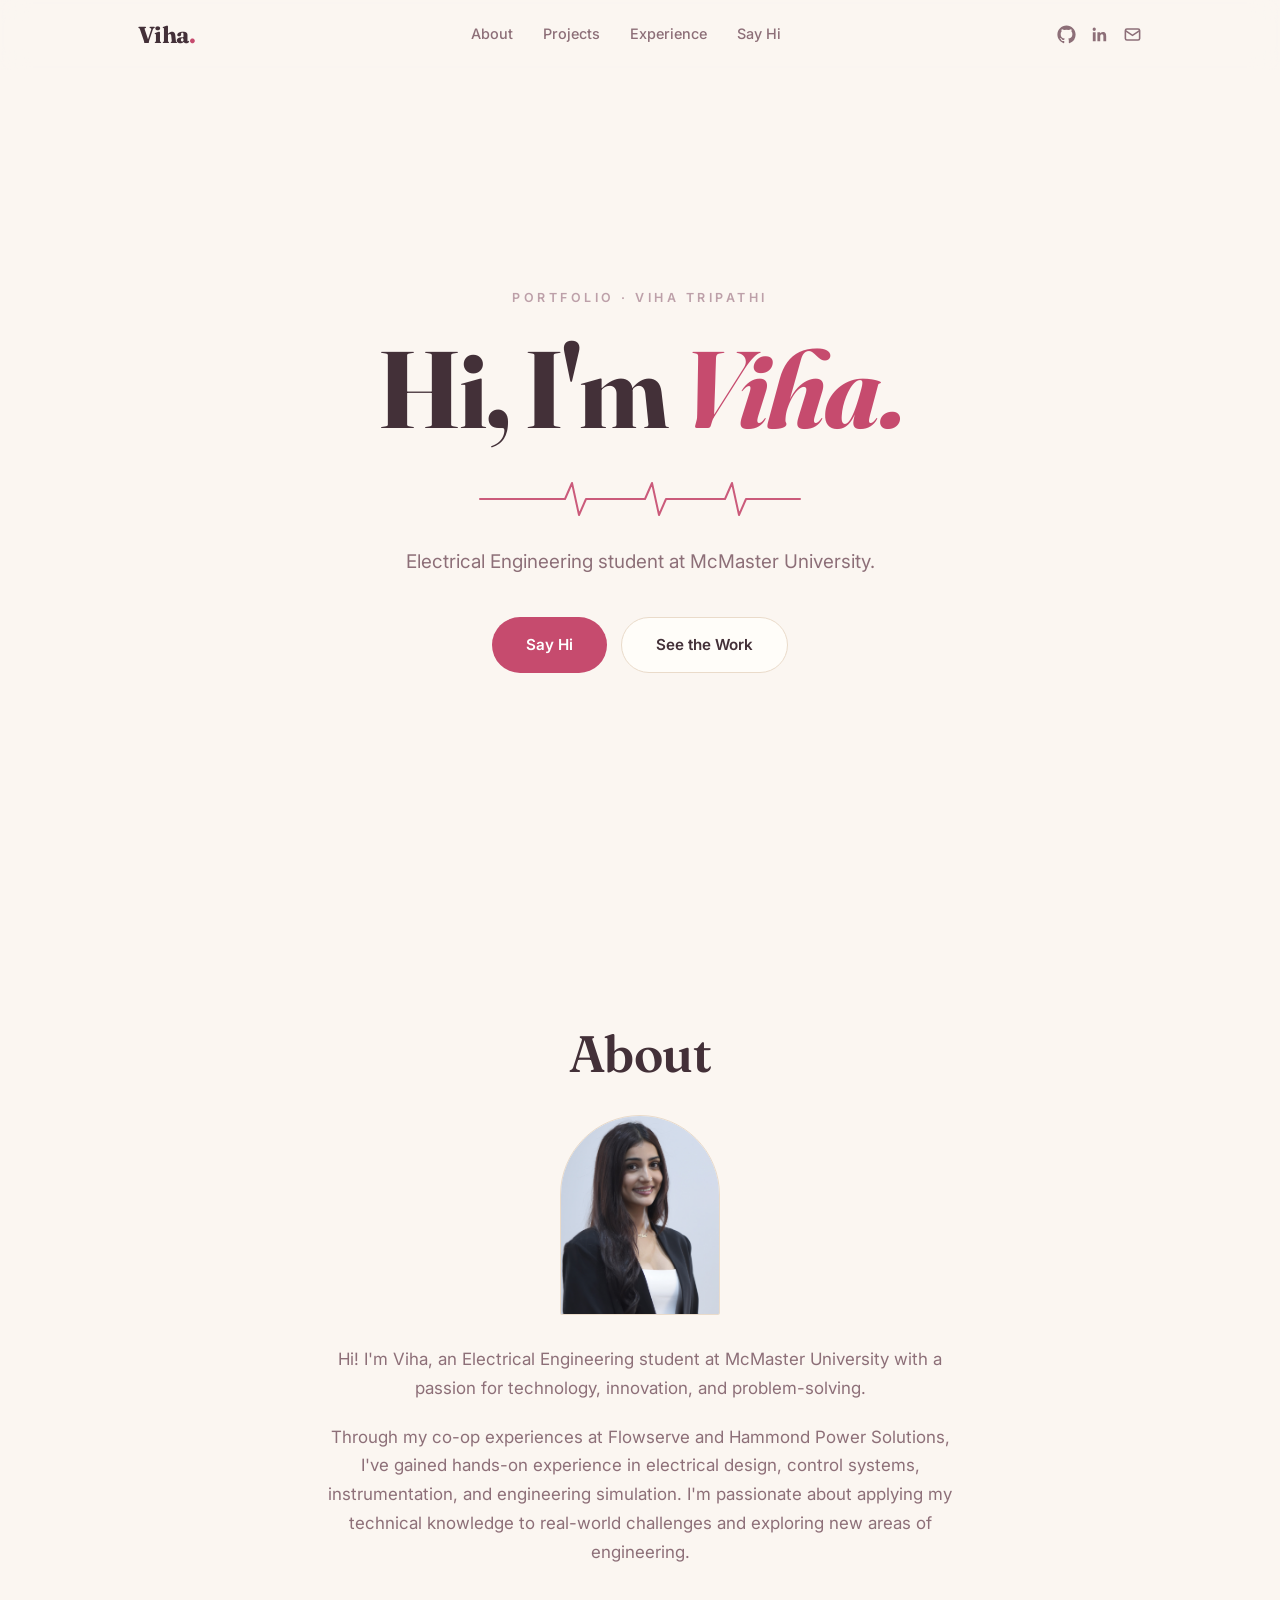
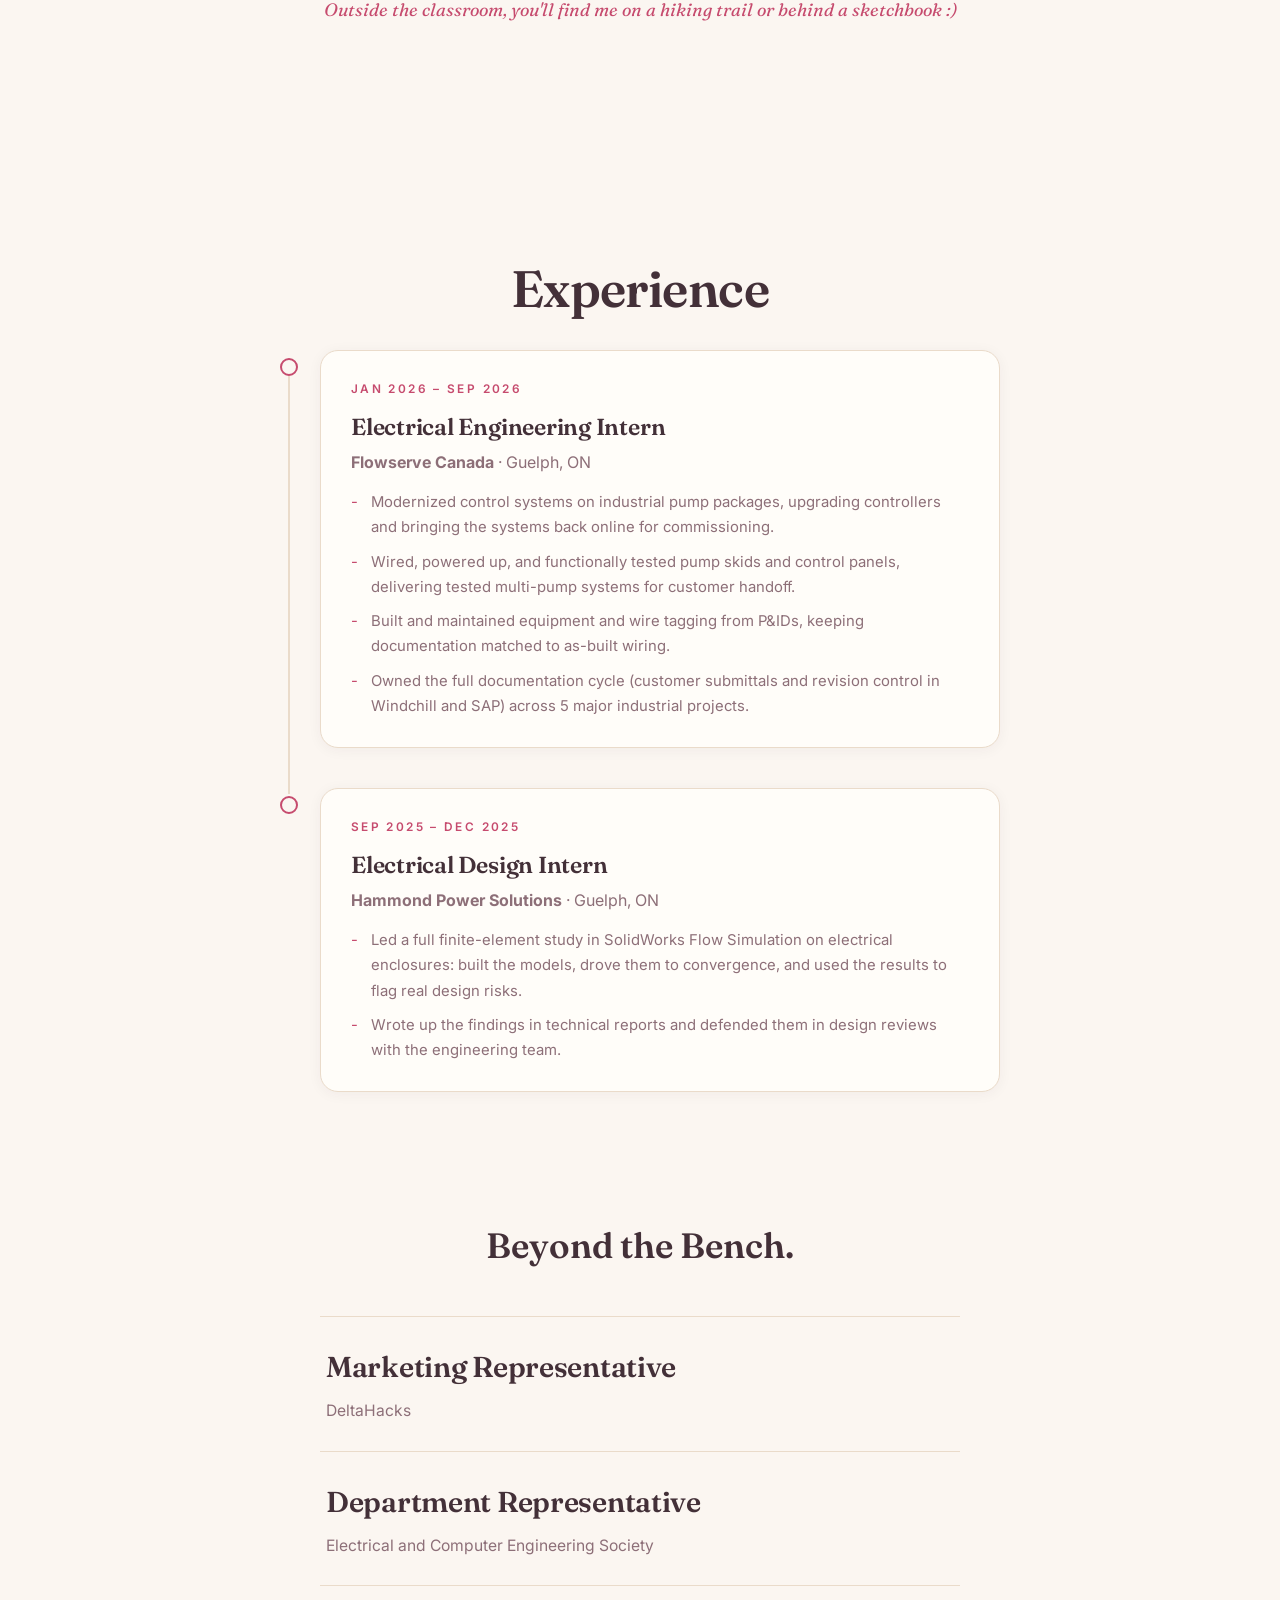
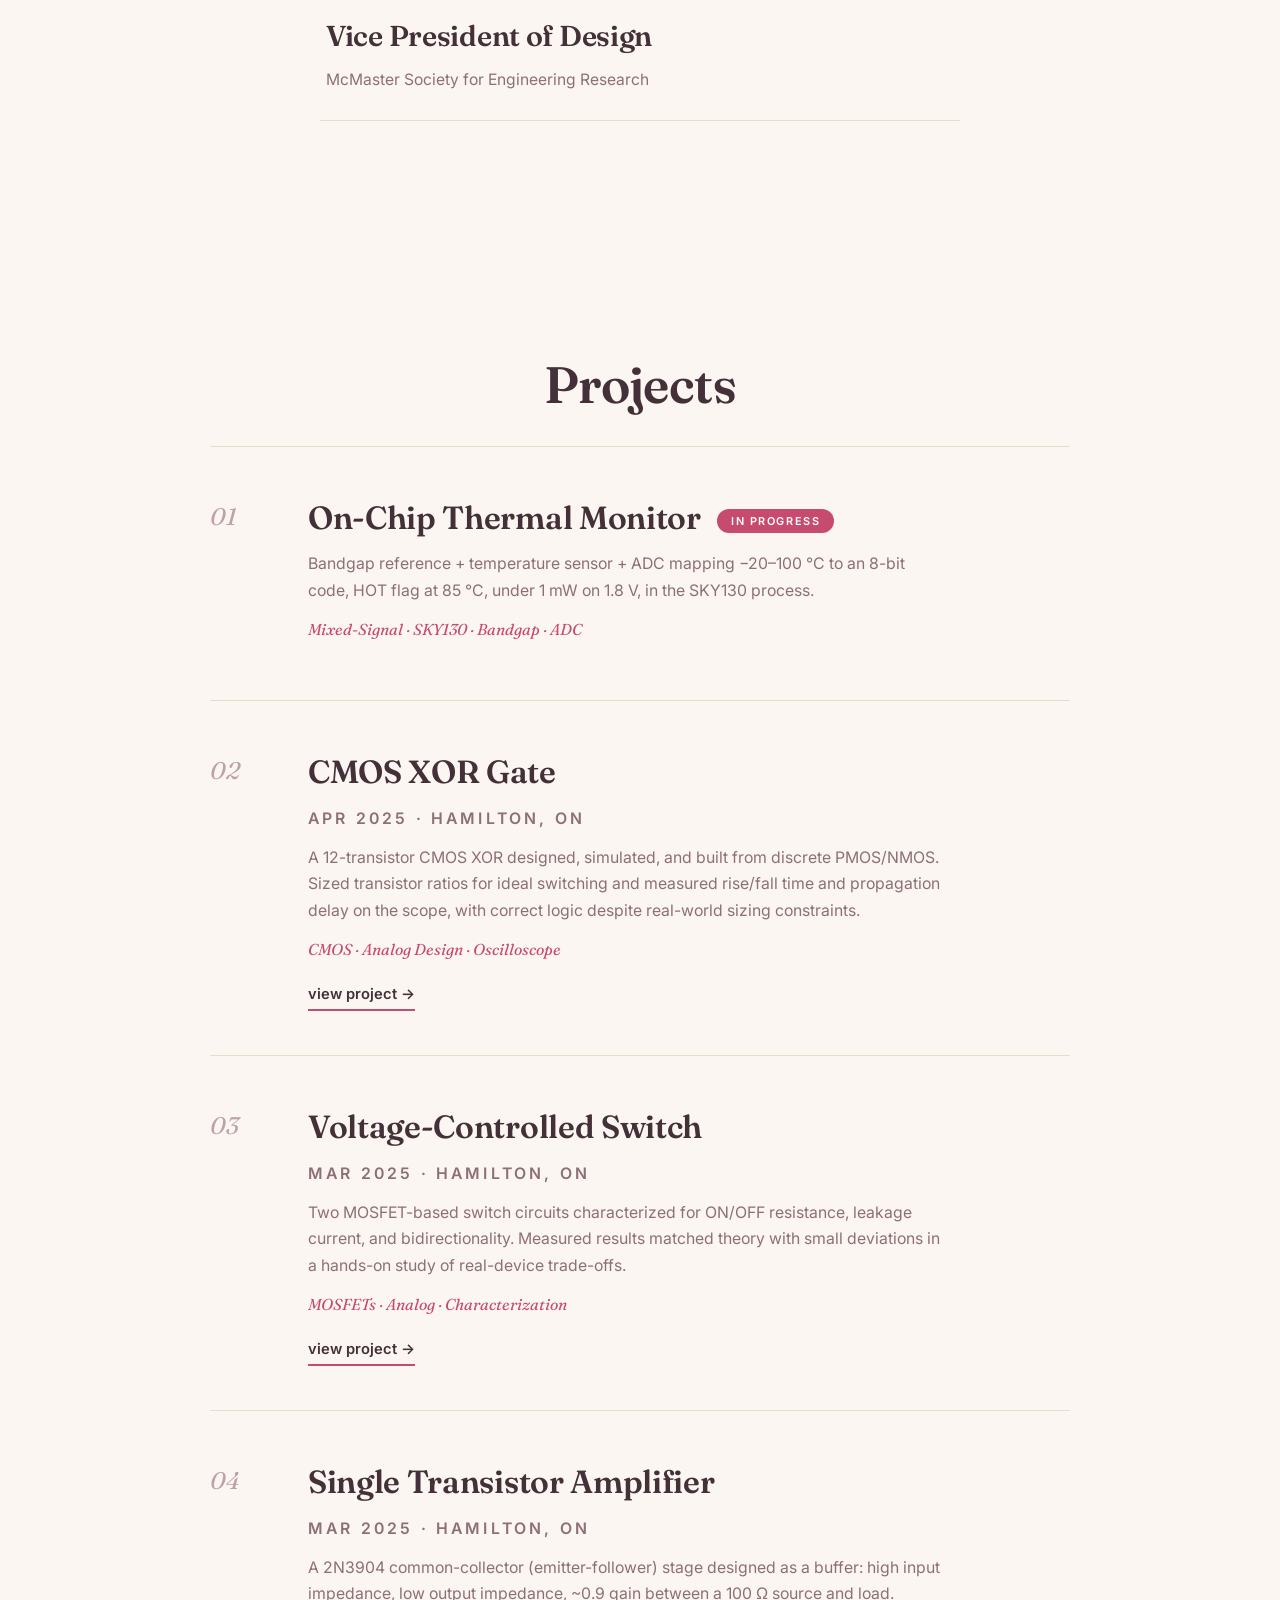
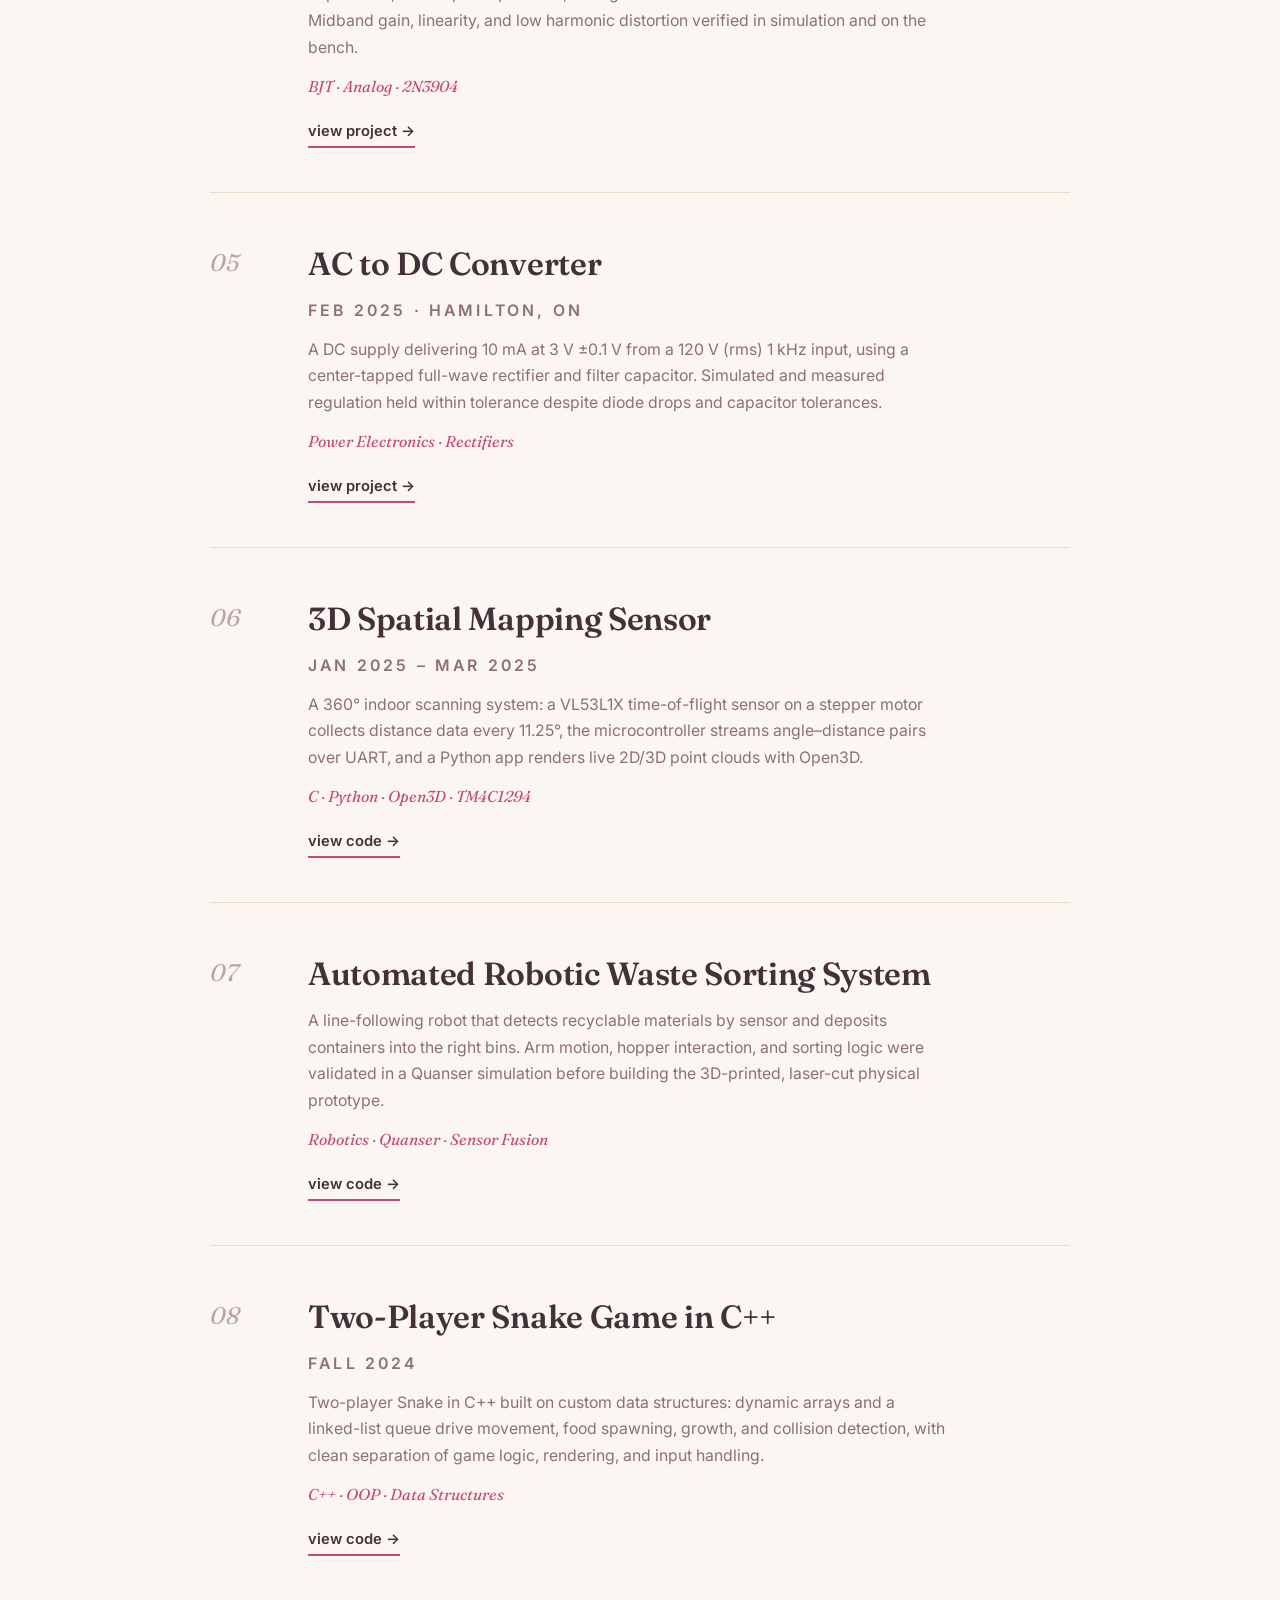
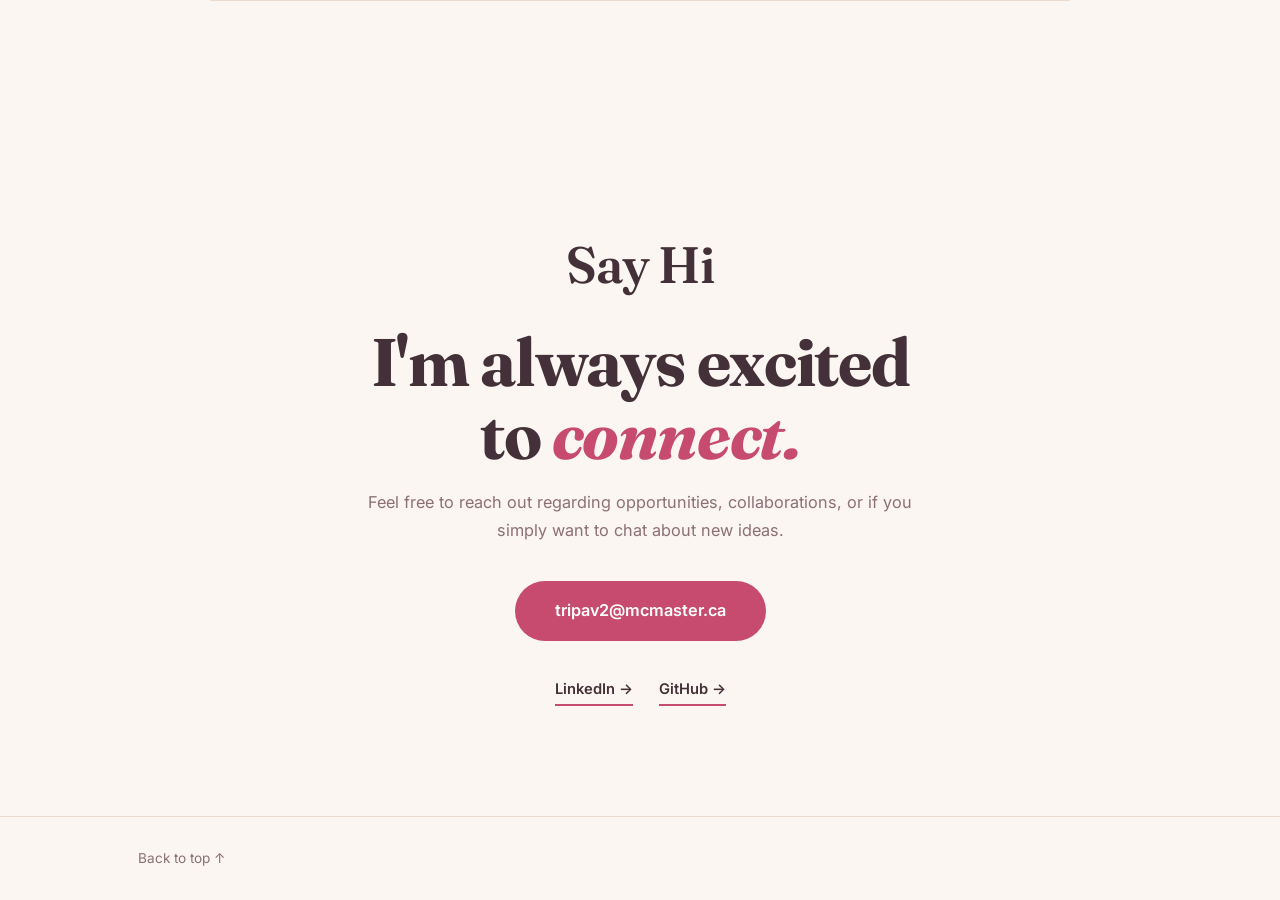
<file: index.html>
<!DOCTYPE html>
<html lang="en">
<head>
  <meta charset="UTF-8" />
  <meta name="viewport" content="width=device-width, initial-scale=1.0" />
  <title>Viha Tripathi | Electrical Engineering Portfolio</title>
  <meta name="description" content="Viha Tripathi is an Electrical Engineering student at McMaster University. Projects in embedded systems, analog circuits, power electronics, and mixed-signal IC design." />
  <link rel="preconnect" href="https://fonts.googleapis.com" />
  <link rel="preconnect" href="https://fonts.gstatic.com" crossorigin />
  <link href="https://fonts.googleapis.com/css2?family=Fraunces:ital,opsz,wght@0,9..144,400;0,9..144,600;0,9..144,700;1,9..144,400;1,9..144,600&family=Inter:wght@400;500;600&display=swap" rel="stylesheet" />
  <link rel="stylesheet" href="styles.css" />
</head>
<body>

  <!-- ===================== NAV ===================== -->
  <header class="nav" id="nav">
    <div class="nav-inner">
      <a class="logo" href="#top" aria-label="Back to top">Viha<span class="logo-dot">.</span></a>
      <nav class="nav-links" aria-label="Primary">
        <a href="#about">About</a>
        <a href="#projects">Projects</a>
        <a href="#experience">Experience</a>
        <a href="#contact">Say Hi</a>
      </nav>
      <div class="nav-social">
        <a href="https://github.com/tripav2" target="_blank" rel="noopener" aria-label="GitHub">
          <svg viewBox="0 0 24 24" fill="currentColor" aria-hidden="true"><path d="M12 .5C5.65.5.5 5.65.5 12c0 5.08 3.29 9.39 7.86 10.91.58.11.79-.25.79-.55v-2.15c-3.2.7-3.87-1.36-3.87-1.36-.52-1.33-1.28-1.68-1.28-1.68-1.04-.71.08-.7.08-.7 1.15.08 1.76 1.19 1.76 1.19 1.03 1.76 2.7 1.25 3.35.96.11-.75.4-1.25.72-1.54-2.55-.29-5.24-1.28-5.24-5.69 0-1.26.45-2.28 1.19-3.09-.12-.29-.52-1.46.11-3.05 0 0 .97-.31 3.17 1.18a11 11 0 0 1 5.78 0c2.2-1.49 3.17-1.18 3.17-1.18.63 1.59.23 2.76.11 3.05.74.81 1.19 1.83 1.19 3.09 0 4.42-2.7 5.39-5.26 5.68.41.36.78 1.06.78 2.14v3.17c0 .31.2.67.8.55A11.51 11.51 0 0 0 23.5 12C23.5 5.65 18.35.5 12 .5Z"/></svg>
        </a>
        <a href="https://www.linkedin.com/in/vihatripathi/" target="_blank" rel="noopener" aria-label="LinkedIn">
          <svg viewBox="0 0 24 24" fill="currentColor" aria-hidden="true"><path d="M20.45 20.45h-3.55v-5.57c0-1.33-.03-3.04-1.85-3.04-1.86 0-2.14 1.45-2.14 2.94v5.67H9.35V9h3.41v1.56h.05c.47-.9 1.63-1.85 3.36-1.85 3.6 0 4.27 2.37 4.27 5.46v6.28ZM5.34 7.43a2.06 2.06 0 1 1 0-4.12 2.06 2.06 0 0 1 0 4.12ZM7.12 20.45H3.56V9h3.56v11.45Z"/></svg>
        </a>
        <a href="mailto:tripav2@mcmaster.ca" aria-label="Email">
          <svg viewBox="0 0 24 24" fill="none" stroke="currentColor" stroke-width="2" aria-hidden="true"><rect x="3" y="5" width="18" height="14" rx="2"/><path d="m3 7 9 6 9-6"/></svg>
        </a>
      </div>
      <button class="nav-toggle" id="navToggle" aria-label="Open menu" aria-expanded="false">
        <span></span><span></span><span></span>
      </button>
    </div>
  </header>

  <!-- ===================== HERO ===================== -->
  <section class="hero" id="top">
    <div class="hero-inner">
      <p class="hero-kicker reveal">Portfolio · Viha Tripathi</p>
      <h1 class="reveal">Hi, I'm <em>Viha.</em></h1>
      <svg class="trace" viewBox="0 0 320 48" aria-hidden="true">
        <path class="trace-line" d="M0 24 H70 L85 24 L92 8 L99 40 L106 24 H150 L165 24 L172 8 L179 40 L186 24 H230 L245 24 L252 8 L259 40 L266 24 H320" />
      </svg>
      <p class="hero-sub reveal">
        Electrical Engineering student at McMaster University.
      </p>
      <div class="hero-actions reveal">
        <a class="pill pill-solid" href="#contact">Say Hi</a>
        <a class="pill pill-ghost" href="#projects">See the Work</a>
      </div>
    </div>
  </section>

  <!-- ===================== ABOUT ===================== -->
  <section class="section" id="about">
    <div class="container">
      <h2 class="section-title reveal">About</h2>
      <div class="about-centered reveal">
        <div class="about-photo">
          <img src="photo.jpg" alt="Portrait of Viha Tripathi" />
        </div>
        <div class="about-copy">
          <p>
            Hi! I'm Viha, an Electrical Engineering student at McMaster University with a
            passion for technology, innovation, and problem-solving.
          </p>
          <p>
            Through my co-op experiences at Flowserve and Hammond Power Solutions, I've
            gained hands-on experience in electrical design, control systems,
            instrumentation, and engineering simulation. I'm passionate about applying
            my technical knowledge to real-world challenges and exploring new areas of
            engineering.
          </p>
          <p class="about-personal"><em>Outside the classroom, you'll find me on a hiking trail or behind a sketchbook :)</em></p>
        </div>
      </div>
    </div>
  </section>

  <!-- ===================== EXPERIENCE ===================== -->
  <section class="section" id="experience">
    <div class="container">
      <h2 class="section-title reveal">Experience</h2>

      <div class="timeline">
        <div class="timeline-item reveal">
          <span class="timeline-dot" aria-hidden="true"></span>
          <div class="timeline-card">
            <p class="timeline-date">Jan 2026 – Sep 2026</p>
            <h3>Electrical Engineering Intern</h3>
            <p class="timeline-org"><strong>Flowserve Canada</strong> · Guelph, ON</p>
            <ul>
              <li>Modernized control systems on industrial pump packages, upgrading controllers and bringing the systems back online for commissioning.</li>
              <li>Wired, powered up, and functionally tested pump skids and control panels, delivering tested multi-pump systems for customer handoff.</li>
              <li>Built and maintained equipment and wire tagging from P&amp;IDs, keeping documentation matched to as-built wiring.</li>
              <li>Owned the full documentation cycle (customer submittals and revision control in Windchill and SAP) across 5 major industrial projects.</li>
            </ul>
          </div>
        </div>
        <div class="timeline-item reveal">
          <span class="timeline-dot" aria-hidden="true"></span>
          <div class="timeline-card">
            <p class="timeline-date">Sep 2025 – Dec 2025</p>
            <h3>Electrical Design Intern</h3>
            <p class="timeline-org"><strong>Hammond Power Solutions</strong> · Guelph, ON</p>
            <ul>
              <li>Led a full finite-element study in SolidWorks Flow Simulation on electrical enclosures: built the models, drove them to convergence, and used the results to flag real design risks.</li>
              <li>Wrote up the findings in technical reports and defended them in design reviews with the engineering team.</li>
            </ul>
          </div>
        </div>
      </div>

      <h3 class="subsection-title reveal">Beyond the Bench.</h3>
      <div class="beyond-list">
        <div class="beyond-row reveal">
          <span class="beyond-role">Marketing Representative</span>
          <span class="beyond-where">DeltaHacks</span>
        </div>
        <div class="beyond-row reveal">
          <span class="beyond-role">Department Representative</span>
          <span class="beyond-where">Electrical and Computer Engineering Society</span>
        </div>
        <div class="beyond-row reveal">
          <span class="beyond-role">Vice President of Design</span>
          <span class="beyond-where">McMaster Society for Engineering Research</span>
        </div>
      </div>
    </div>
  </section>

  <!-- ===================== PROJECTS ===================== -->
  <section class="section" id="projects">
    <div class="container">
      <h2 class="section-title reveal">Projects</h2>

      <div class="project-list">

        <article class="project reveal project-wip">
          <span class="project-num">01</span>
          <div class="project-main">
            <h3>On-Chip Thermal Monitor <span class="wip-tag">In Progress</span></h3>
            <p>Bandgap reference + temperature sensor + ADC mapping −20–100 °C to an 8-bit code, HOT flag at 85 °C, under 1 mW on 1.8 V, in the SKY130 process.</p>
            <p class="project-tags"><em>Mixed-Signal · SKY130 · Bandgap · ADC</em></p>
          </div>
        </article>



        <article class="project reveal">
          <span class="project-num">02</span>
          <div class="project-main">
            <h3>CMOS XOR Gate</h3>
            <p class="project-meta">Apr 2025 · Hamilton, ON</p>
            <p>A 12-transistor CMOS XOR designed, simulated, and built from discrete PMOS/NMOS. Sized transistor ratios for ideal switching and measured rise/fall time and propagation delay on the scope, with correct logic despite real-world sizing constraints.</p>
            <p class="project-tags"><em>CMOS · Analog Design · Oscilloscope</em></p>
            <a class="text-link" href="case-xor.html">view project →</a>
          </div>
        </article>

        <article class="project reveal">
          <span class="project-num">03</span>
          <div class="project-main">
            <h3>Voltage-Controlled Switch</h3>
            <p class="project-meta">Mar 2025 · Hamilton, ON</p>
            <p>Two MOSFET-based switch circuits characterized for ON/OFF resistance, leakage current, and bidirectionality. Measured results matched theory with small deviations in a hands-on study of real-device trade-offs.</p>
            <p class="project-tags"><em>MOSFETs · Analog · Characterization</em></p>
            <a class="text-link" href="case-vcs.html">view project →</a>
          </div>
        </article>

        <article class="project reveal">
          <span class="project-num">04</span>
          <div class="project-main">
            <h3>Single Transistor Amplifier</h3>
            <p class="project-meta">Mar 2025 · Hamilton, ON</p>
            <p>A 2N3904 common-collector (emitter-follower) stage designed as a buffer: high input impedance, low output impedance, ~0.9 gain between a 100 Ω source and load. Midband gain, linearity, and low harmonic distortion verified in simulation and on the bench.</p>
            <p class="project-tags"><em>BJT · Analog · 2N3904</em></p>
            <a class="text-link" href="case-amp.html">view project →</a>
          </div>
        </article>

        <article class="project reveal">
          <span class="project-num">05</span>
          <div class="project-main">
            <h3>AC to DC Converter</h3>
            <p class="project-meta">Feb 2025 · Hamilton, ON</p>
            <p>A DC supply delivering 10 mA at 3 V ±0.1 V from a 120 V (rms) 1 kHz input, using a center-tapped full-wave rectifier and filter capacitor. Simulated and measured regulation held within tolerance despite diode drops and capacitor tolerances.</p>
            <p class="project-tags"><em>Power Electronics · Rectifiers</em></p>
            <a class="text-link" href="case-acdc.html">view project →</a>
          </div>
        </article>

        <article class="project reveal">
          <span class="project-num">06</span>
          <div class="project-main">
            <h3>3D Spatial Mapping Sensor</h3>
            <p class="project-meta">Jan 2025 – Mar 2025</p>
            <p>A 360° indoor scanning system: a VL53L1X time-of-flight sensor on a stepper motor collects distance data every 11.25°, the microcontroller streams angle–distance pairs over UART, and a Python app renders live 2D/3D point clouds with Open3D.</p>
            <p class="project-tags"><em>C · Python · Open3D · TM4C1294</em></p>
            <a class="text-link" href="https://github.com/tripav2/LiDAR-Scanner" target="_blank" rel="noopener">view code →</a>
          </div>
        </article>

        <article class="project reveal">
          <span class="project-num">07</span>
          <div class="project-main">
            <h3>Automated Robotic Waste Sorting System</h3>
            <p>A line-following robot that detects recyclable materials by sensor and deposits containers into the right bins. Arm motion, hopper interaction, and sorting logic were validated in a Quanser simulation before building the 3D-printed, laser-cut physical prototype.</p>
            <p class="project-tags"><em>Robotics · Quanser · Sensor Fusion</em></p>
            <a class="text-link" href="https://github.com/tripav2/Automated-Waste-Sorting-System" target="_blank" rel="noopener">view code →</a>
          </div>
        </article>

        <article class="project reveal">
          <span class="project-num">08</span>
          <div class="project-main">
            <h3>Two-Player Snake Game in C++</h3>
            <p class="project-meta">Fall 2024</p>
            <p>Two-player Snake in C++ built on custom data structures: dynamic arrays and a linked-list queue drive movement, food spawning, growth, and collision detection, with clean separation of game logic, rendering, and input handling.</p>
            <p class="project-tags"><em>C++ · OOP · Data Structures</em></p>
            <a class="text-link" href="https://github.com/COE2SH4-F2024/course-project-tripav2-ismailj" target="_blank" rel="noopener">view code →</a>
          </div>
        </article>


      </div>
    </div>
  </section>

  <!-- ===================== CONTACT ===================== -->
  <section class="section" id="contact">
    <div class="container contact-inner">
      <h2 class="section-title reveal">Say Hi</h2>
      <p class="contact-big reveal">I'm always excited to <em>connect.</em></p>
      <p class="section-lead reveal">Feel free to reach out regarding opportunities, collaborations, or if you simply want to chat about new ideas.</p>
      <div class="contact-actions reveal">
        <a class="pill pill-solid pill-lg" href="mailto:tripav2@mcmaster.ca">tripav2@mcmaster.ca</a>
      </div>
      <div class="contact-row reveal">
        <a class="text-link" href="https://www.linkedin.com/in/vihatripathi/" target="_blank" rel="noopener">LinkedIn →</a>
        <a class="text-link" href="https://github.com/tripav2" target="_blank" rel="noopener">GitHub →</a>
      </div>
    </div>
  </section>

  <footer class="footer">
    <div class="container footer-inner">
      <a href="#top">Back to top ↑</a>
    </div>
  </footer>

  <script src="script.js"></script>
</body>
</html>
</file>
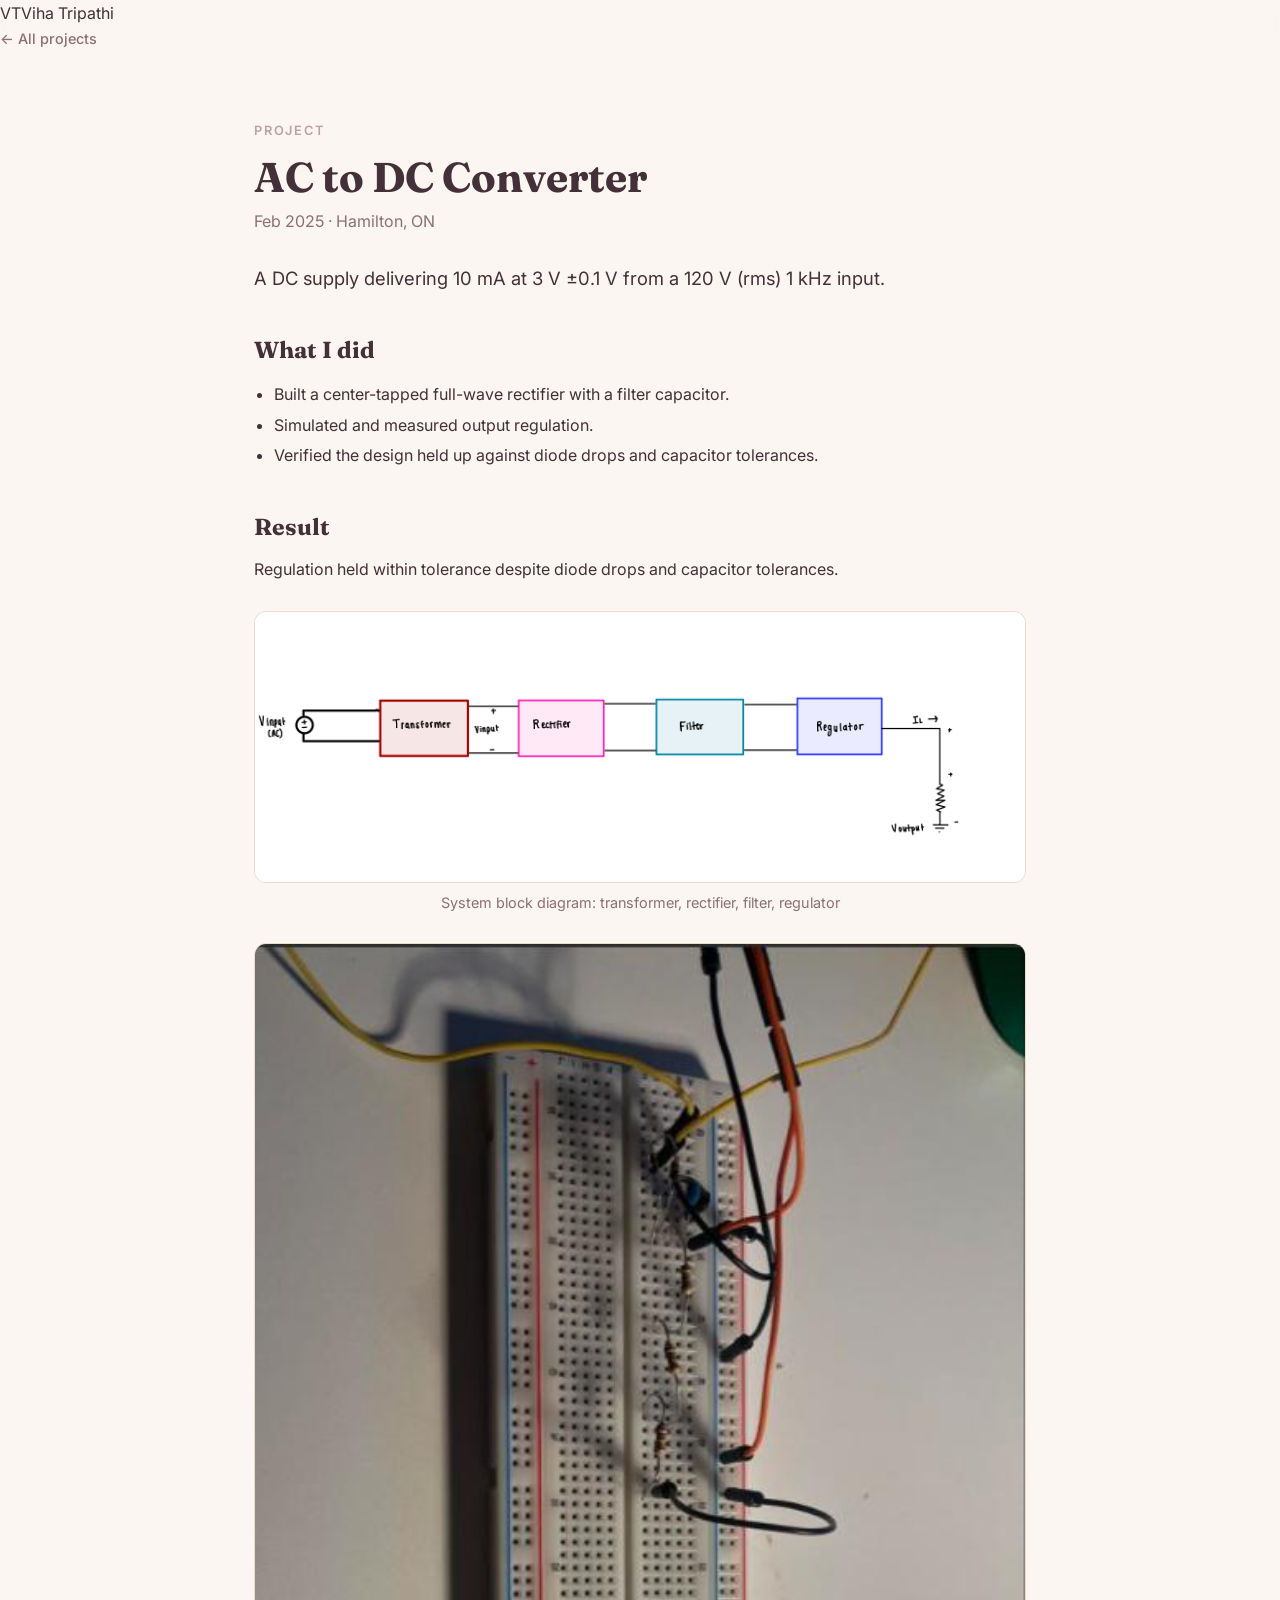
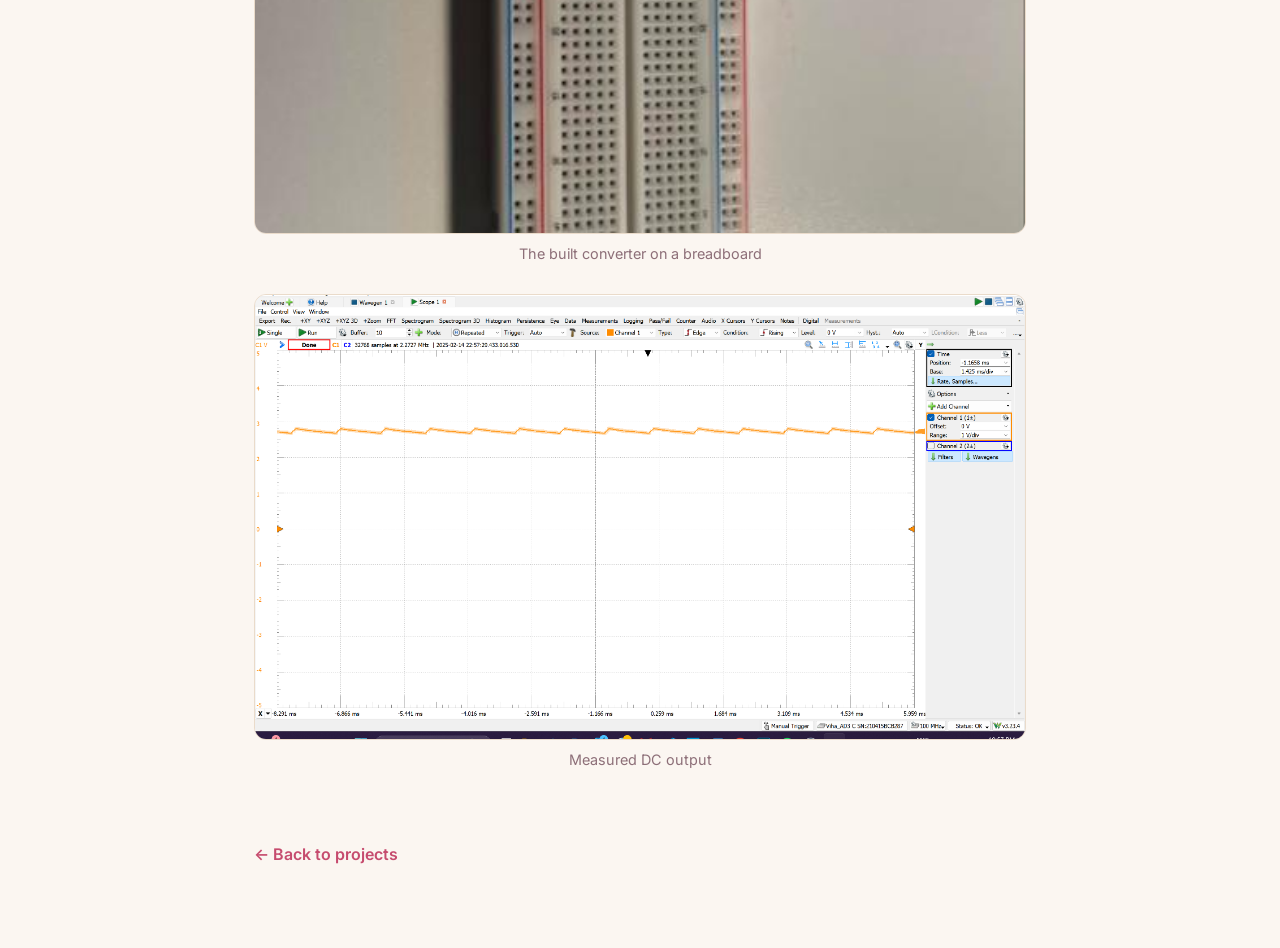
<file: case-acdc.html>
<!DOCTYPE html>
<html lang="en">
<head>
  <meta charset="UTF-8" />
  <meta name="viewport" content="width=device-width, initial-scale=1.0" />
  <title>AC to DC Converter · Viha Tripathi</title>
  <meta name="description" content="A DC supply delivering 10 mA at 3 V, plus or minus 0.1 V, from a 120 V rms 1 kHz input." />
  <link rel="preconnect" href="https://fonts.googleapis.com" />
  <link rel="preconnect" href="https://fonts.gstatic.com" crossorigin />
  <link href="https://fonts.googleapis.com/css2?family=Fraunces:ital,opsz,wght@0,9..144,400;0,9..144,600;0,9..144,700;1,9..144,400;1,9..144,600&family=Inter:wght@400;500;600&display=swap" rel="stylesheet" />
  <link rel="stylesheet" href="styles.css" />
</head>
<body>
  <header class="nav">
    <a class="brand" href="index.html"><span class="brand-mark">VT</span><span class="brand-name">Viha Tripathi</span></a>
    <nav class="nav-links"><a href="index.html#projects">← All projects</a></nav>
  </header>
  <main class="case">
    <p class="case-kicker">Project</p>
    <h1>AC to DC Converter</h1>
    <p class="case-meta">Feb 2025 · Hamilton, ON</p>
    <p class="case-lead">A DC supply delivering 10 mA at 3 V ±0.1 V from a 120 V (rms) 1 kHz input.</p>
    <h2>What I did</h2>
    <ul>
      <li>Built a center-tapped full-wave rectifier with a filter capacitor.</li>
      <li>Simulated and measured output regulation.</li>
      <li>Verified the design held up against diode drops and capacitor tolerances.</li>
    </ul>
    <h2>Result</h2>
    <p>Regulation held within tolerance despite diode drops and capacitor tolerances.</p>
    <figure><img src="case-images/final/acdc-block.png" alt="System block diagram" /><figcaption>System block diagram: transformer, rectifier, filter, regulator</figcaption></figure>
    <figure><img src="case-images/final/acdc-breadboard.png" alt="The built converter on a breadboard" /><figcaption>The built converter on a breadboard</figcaption></figure>
    <figure><img src="case-images/final/acdc-output.png" alt="Measured DC output" /><figcaption>Measured DC output</figcaption></figure>
    <a class="case-back" href="index.html#projects">← Back to projects</a>
  </main>
</body>
</html>
</file>
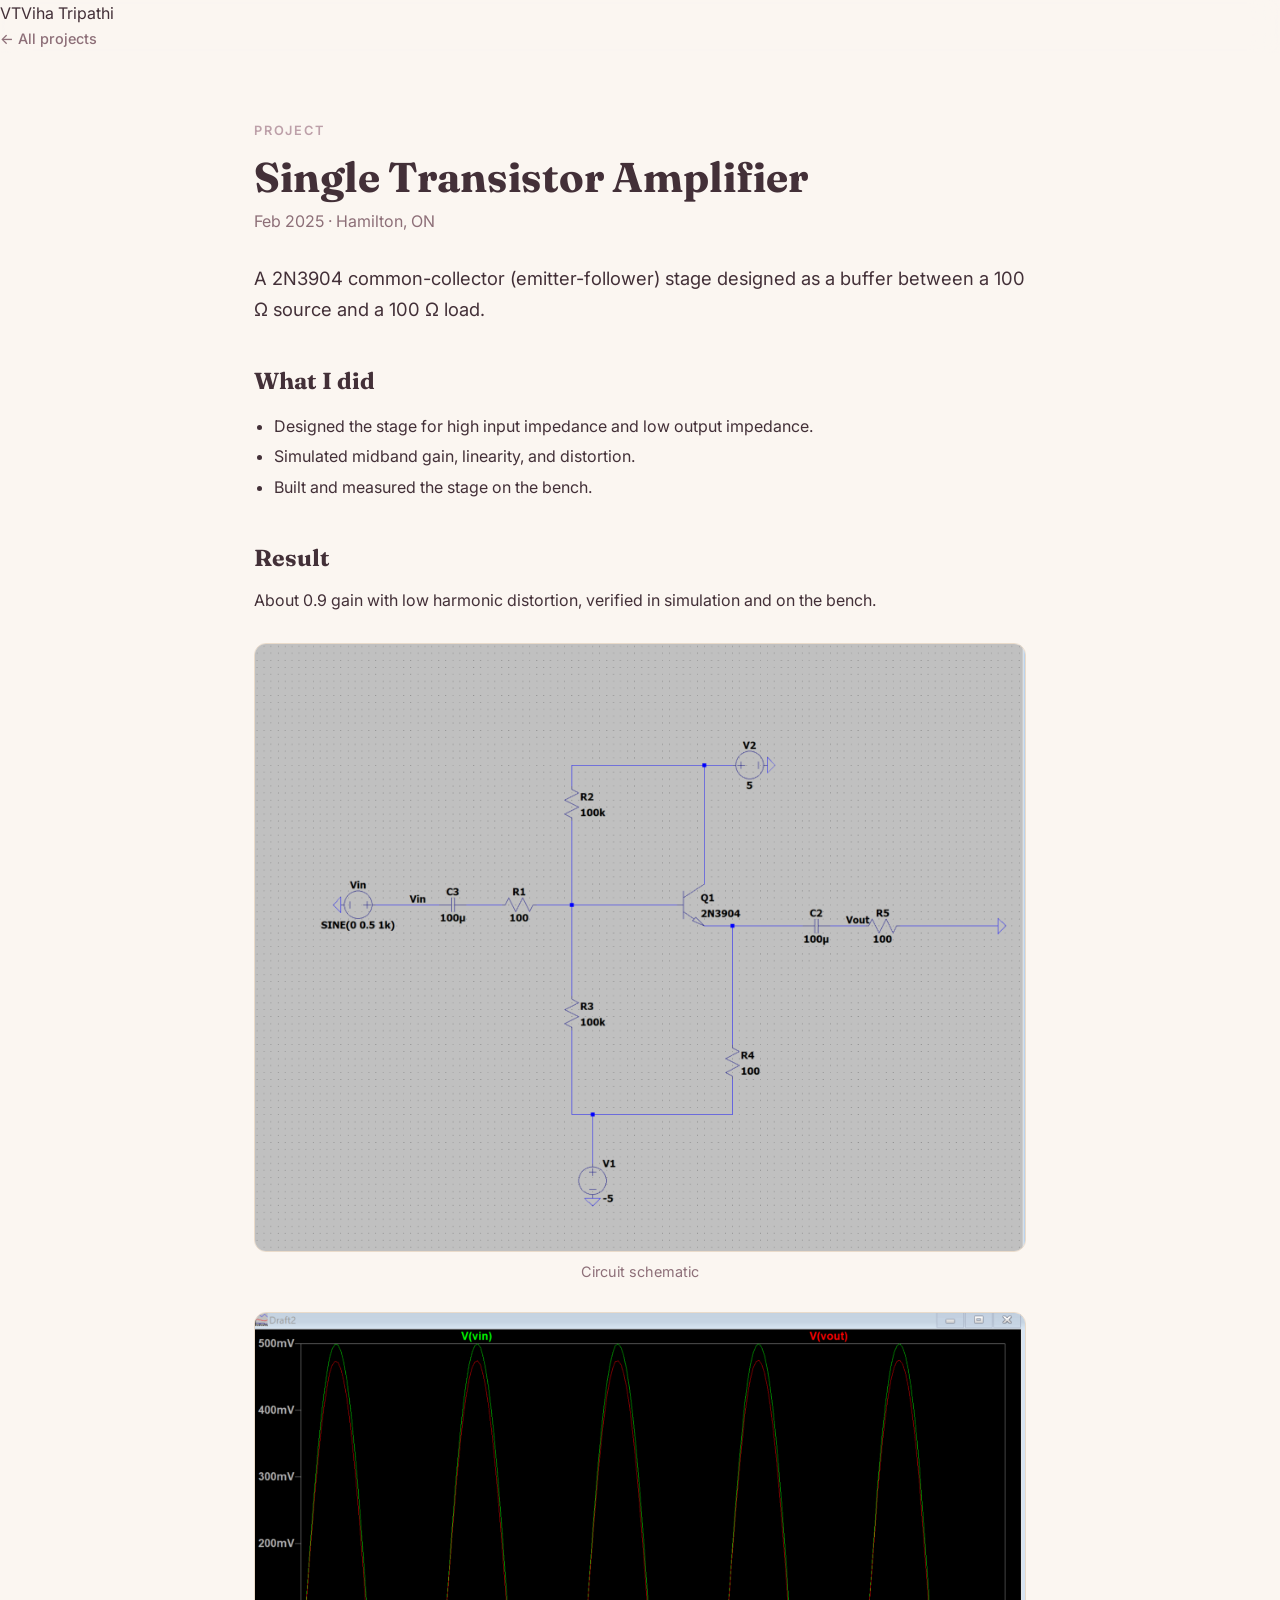
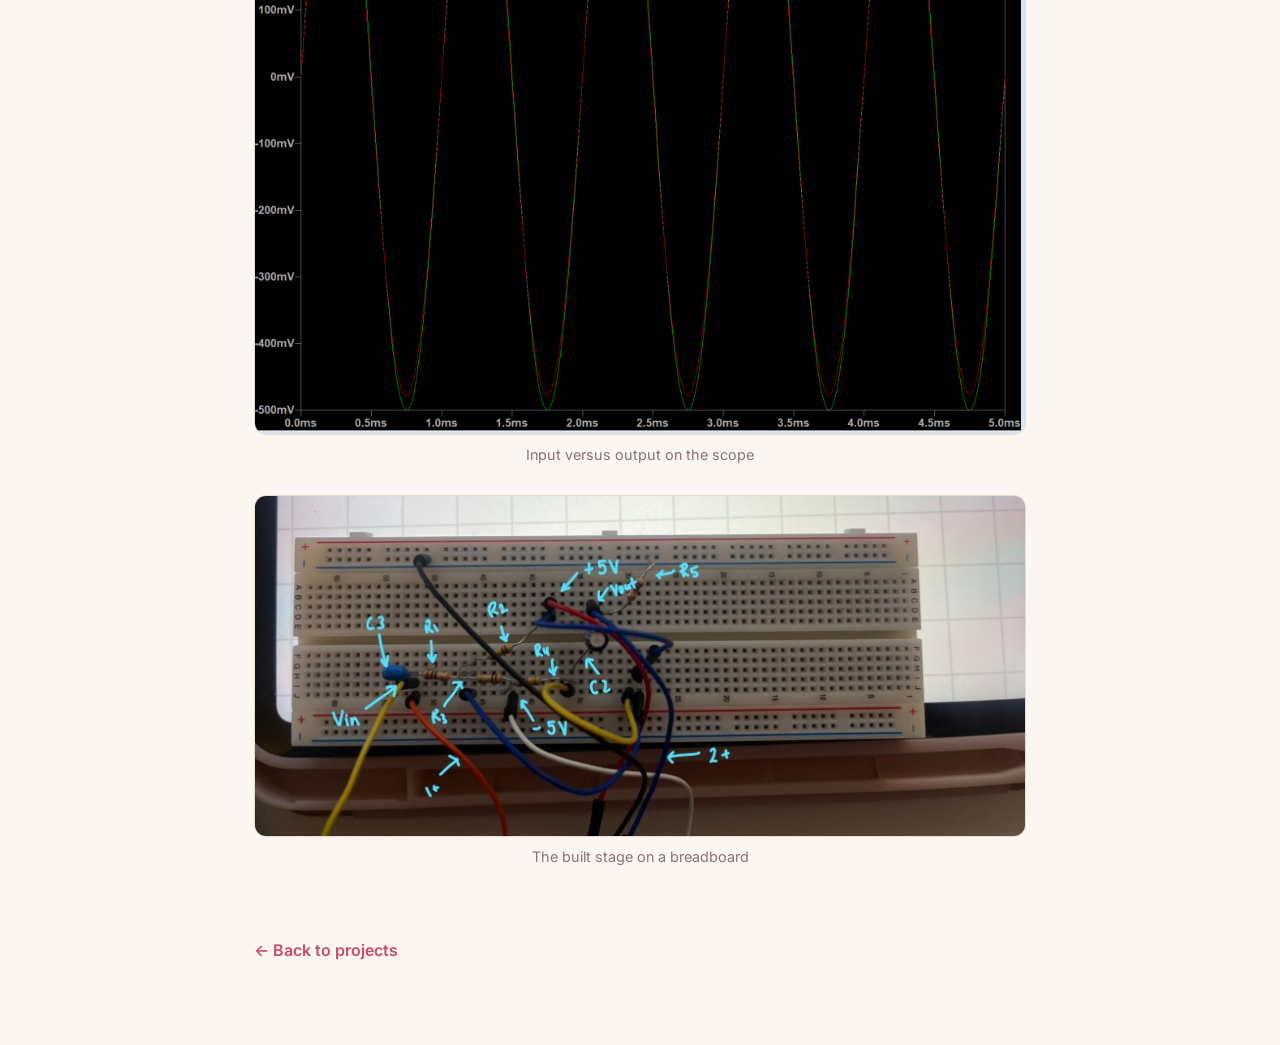
<file: case-amp.html>
<!DOCTYPE html>
<html lang="en">
<head>
  <meta charset="UTF-8" />
  <meta name="viewport" content="width=device-width, initial-scale=1.0" />
  <title>Single Transistor Amplifier · Viha Tripathi</title>
  <meta name="description" content="A 2N3904 common-collector stage designed as a buffer between a 100 ohm source and a 100 ohm load." />
  <link rel="preconnect" href="https://fonts.googleapis.com" />
  <link rel="preconnect" href="https://fonts.gstatic.com" crossorigin />
  <link href="https://fonts.googleapis.com/css2?family=Fraunces:ital,opsz,wght@0,9..144,400;0,9..144,600;0,9..144,700;1,9..144,400;1,9..144,600&family=Inter:wght@400;500;600&display=swap" rel="stylesheet" />
  <link rel="stylesheet" href="styles.css" />
</head>
<body>
  <header class="nav">
    <a class="brand" href="index.html"><span class="brand-mark">VT</span><span class="brand-name">Viha Tripathi</span></a>
    <nav class="nav-links"><a href="index.html#projects">← All projects</a></nav>
  </header>
  <main class="case">
    <p class="case-kicker">Project</p>
    <h1>Single Transistor Amplifier</h1>
    <p class="case-meta">Feb 2025 · Hamilton, ON</p>
    <p class="case-lead">A 2N3904 common-collector (emitter-follower) stage designed as a buffer between a 100 Ω source and a 100 Ω load.</p>
    <h2>What I did</h2>
    <ul>
      <li>Designed the stage for high input impedance and low output impedance.</li>
      <li>Simulated midband gain, linearity, and distortion.</li>
      <li>Built and measured the stage on the bench.</li>
    </ul>
    <h2>Result</h2>
    <p>About 0.9 gain with low harmonic distortion, verified in simulation and on the bench.</p>
    <figure><img src="case-images/final/amp-schematic.png" alt="Amplifier circuit schematic" /><figcaption>Circuit schematic</figcaption></figure>
    <figure><img src="case-images/final/amp-scope.png" alt="Input versus output on the oscilloscope" /><figcaption>Input versus output on the scope</figcaption></figure>
    <figure><img src="case-images/final/amp-breadboard.png" alt="The built amplifier stage on a breadboard" /><figcaption>The built stage on a breadboard</figcaption></figure>
    <a class="case-back" href="index.html#projects">← Back to projects</a>
  </main>
</body>
</html>
</file>
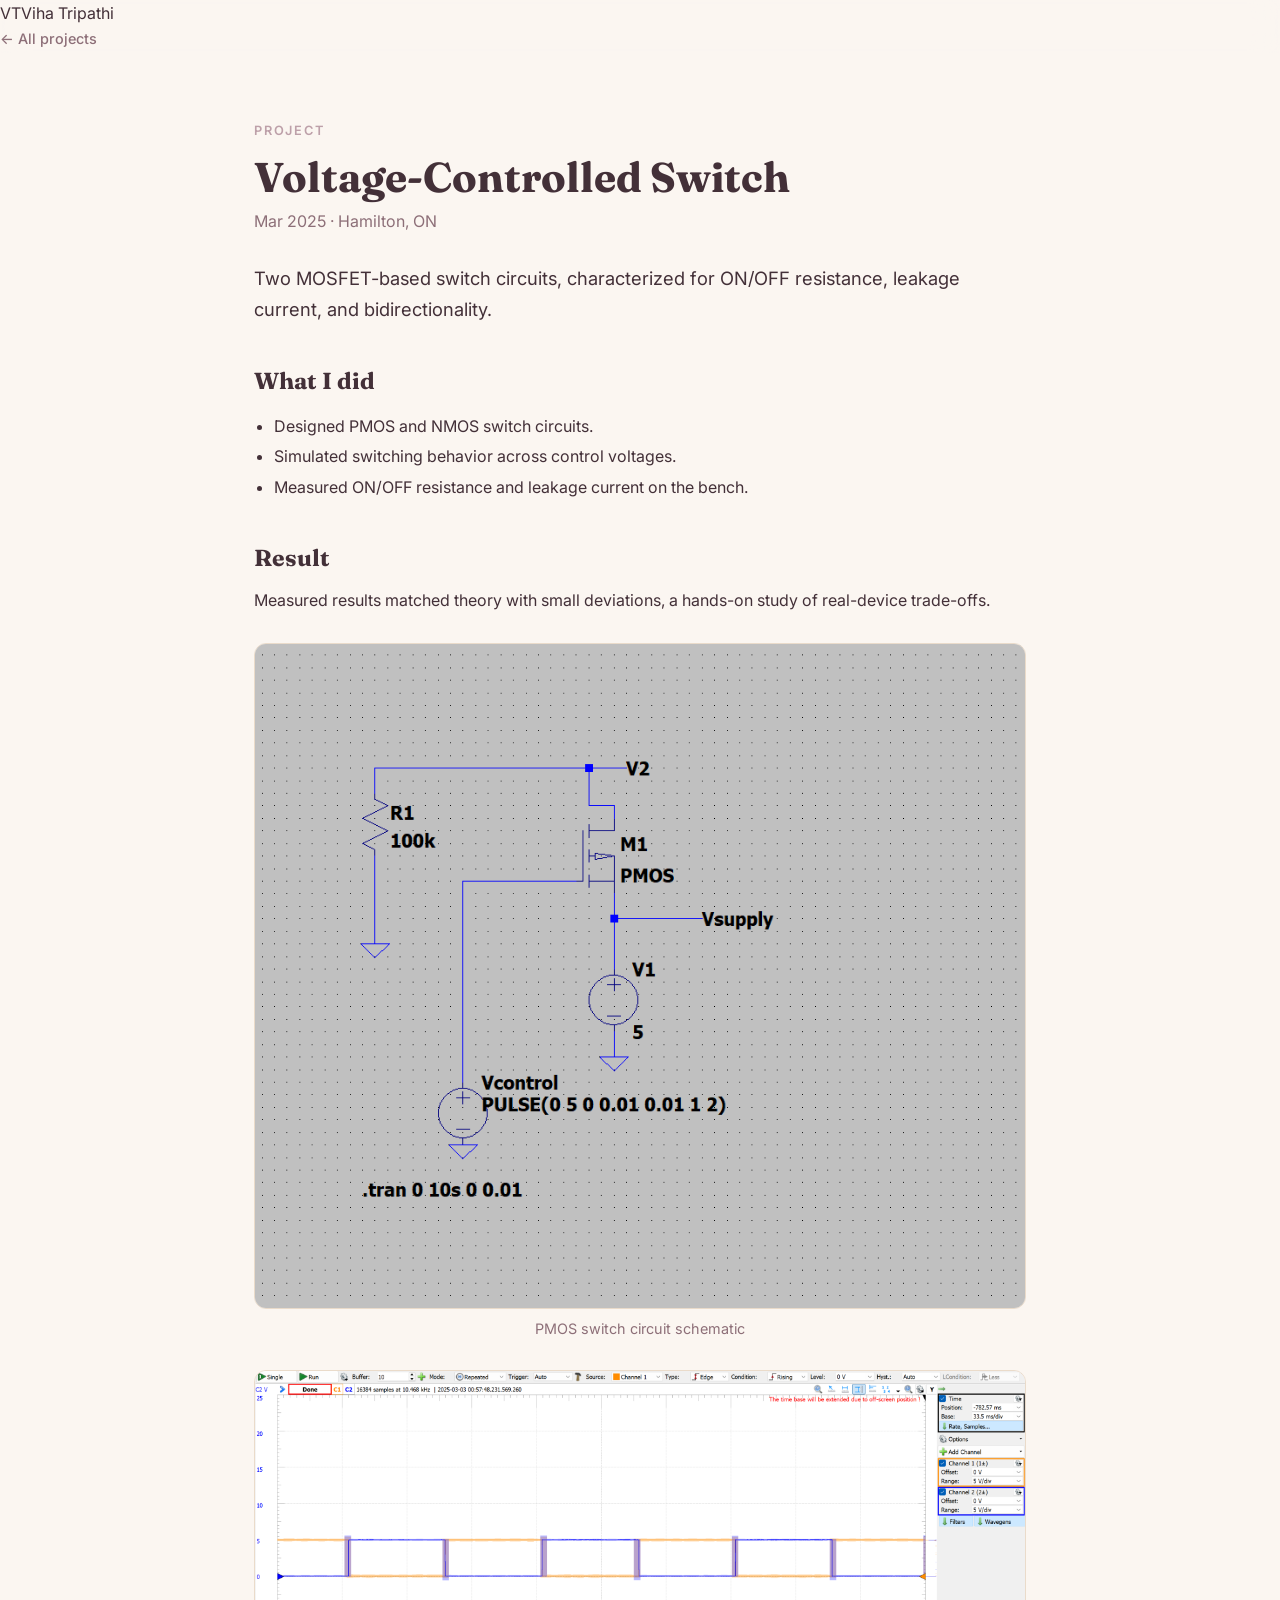
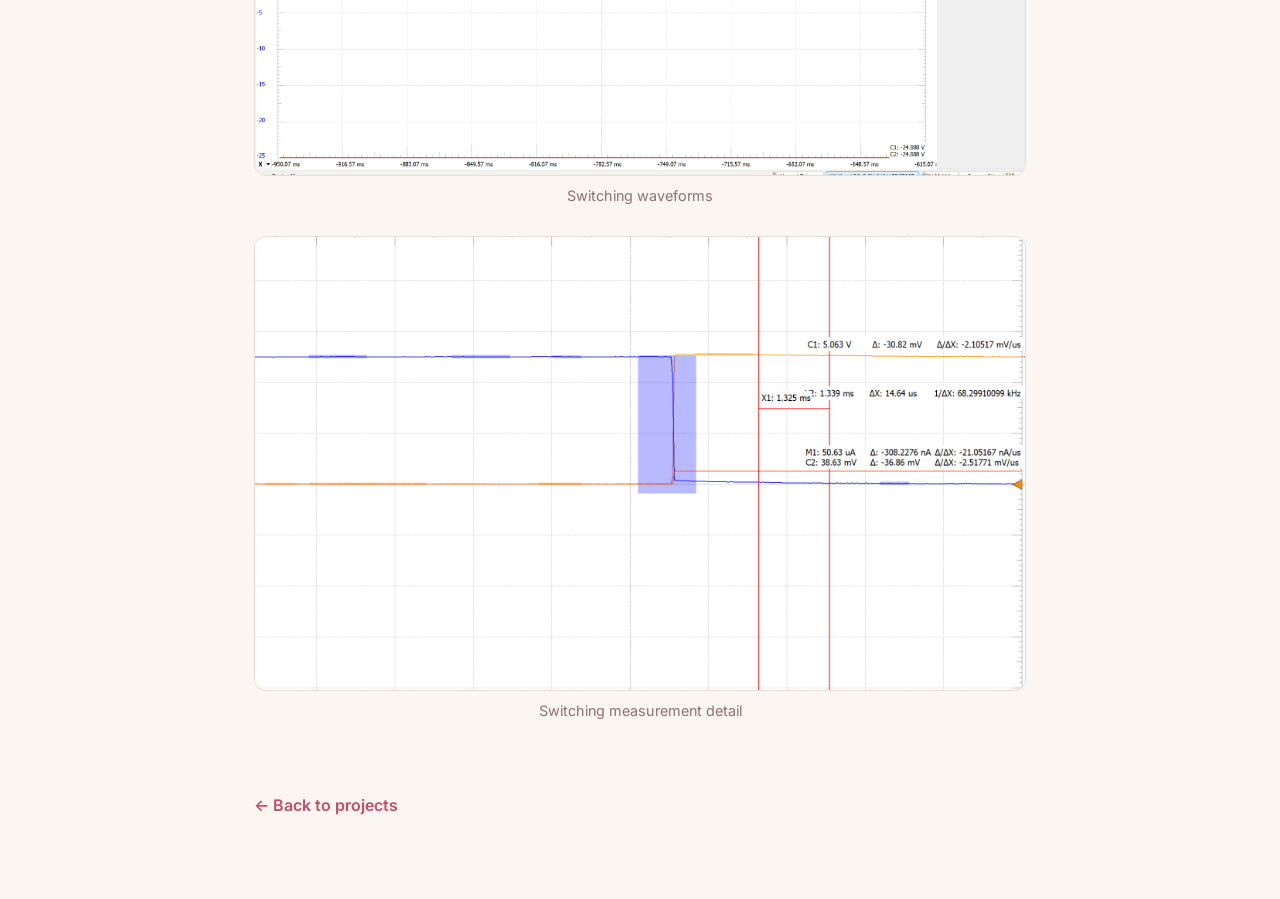
<file: case-vcs.html>
<!DOCTYPE html>
<html lang="en">
<head>
  <meta charset="UTF-8" />
  <meta name="viewport" content="width=device-width, initial-scale=1.0" />
  <title>Voltage-Controlled Switch · Viha Tripathi</title>
  <meta name="description" content="Two MOSFET-based switch circuits, characterized for ON/OFF resistance, leakage current, and bidirectionality." />
  <link rel="preconnect" href="https://fonts.googleapis.com" />
  <link rel="preconnect" href="https://fonts.gstatic.com" crossorigin />
  <link href="https://fonts.googleapis.com/css2?family=Fraunces:ital,opsz,wght@0,9..144,400;0,9..144,600;0,9..144,700;1,9..144,400;1,9..144,600&family=Inter:wght@400;500;600&display=swap" rel="stylesheet" />
  <link rel="stylesheet" href="styles.css" />
</head>
<body>
  <header class="nav">
    <a class="brand" href="index.html"><span class="brand-mark">VT</span><span class="brand-name">Viha Tripathi</span></a>
    <nav class="nav-links"><a href="index.html#projects">← All projects</a></nav>
  </header>
  <main class="case">
    <p class="case-kicker">Project</p>
    <h1>Voltage-Controlled Switch</h1>
    <p class="case-meta">Mar 2025 · Hamilton, ON</p>
    <p class="case-lead">Two MOSFET-based switch circuits, characterized for ON/OFF resistance, leakage current, and bidirectionality.</p>
    <h2>What I did</h2>
    <ul>
      <li>Designed PMOS and NMOS switch circuits.</li>
      <li>Simulated switching behavior across control voltages.</li>
      <li>Measured ON/OFF resistance and leakage current on the bench.</li>
    </ul>
    <h2>Result</h2>
    <p>Measured results matched theory with small deviations, a hands-on study of real-device trade-offs.</p>
    <figure><img src="case-images/final/vcs-schematic.png" alt="PMOS switch circuit schematic" /><figcaption>PMOS switch circuit schematic</figcaption></figure>
    <figure><img src="case-images/final/vcs-switching.png" alt="Switching waveforms" /><figcaption>Switching waveforms</figcaption></figure>
    <figure><img src="case-images/final/vcs-measurement.png" alt="Switching measurement detail" /><figcaption>Switching measurement detail</figcaption></figure>
    <a class="case-back" href="index.html#projects">← Back to projects</a>
  </main>
</body>
</html>
</file>
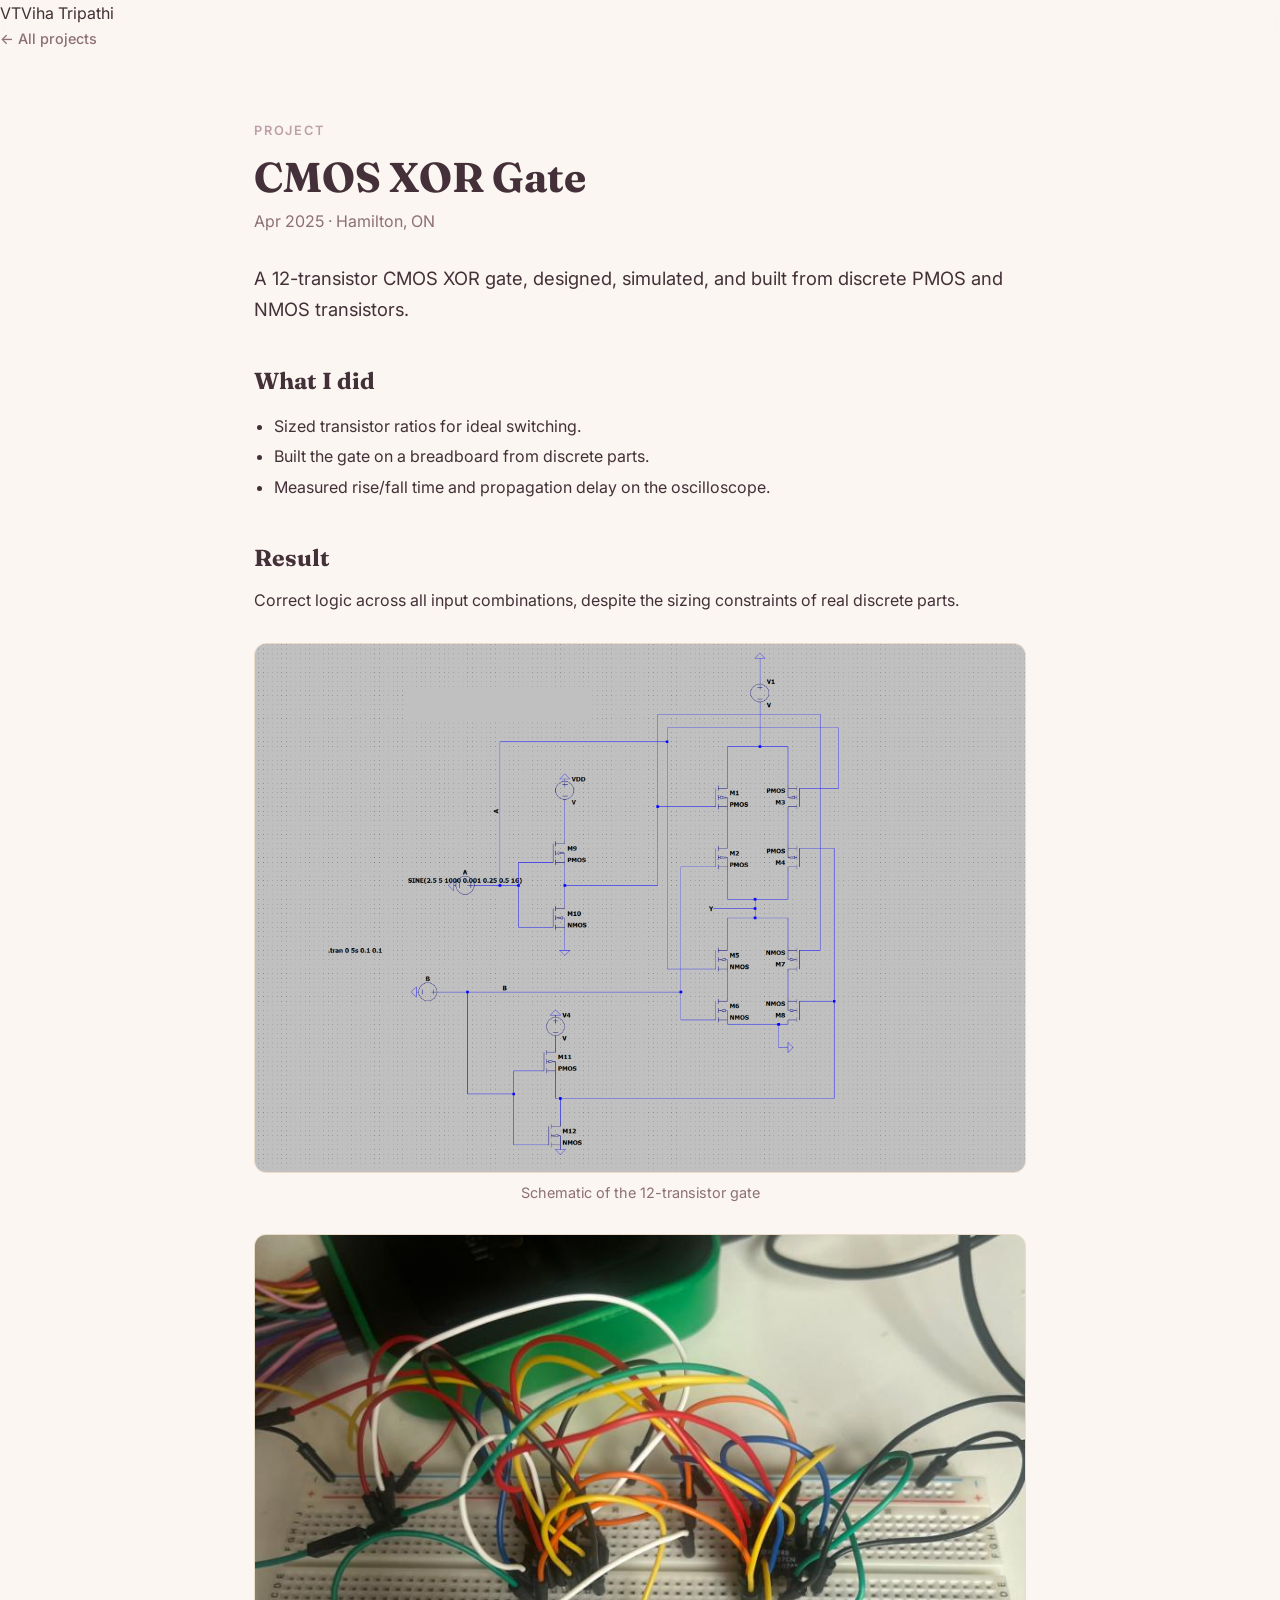
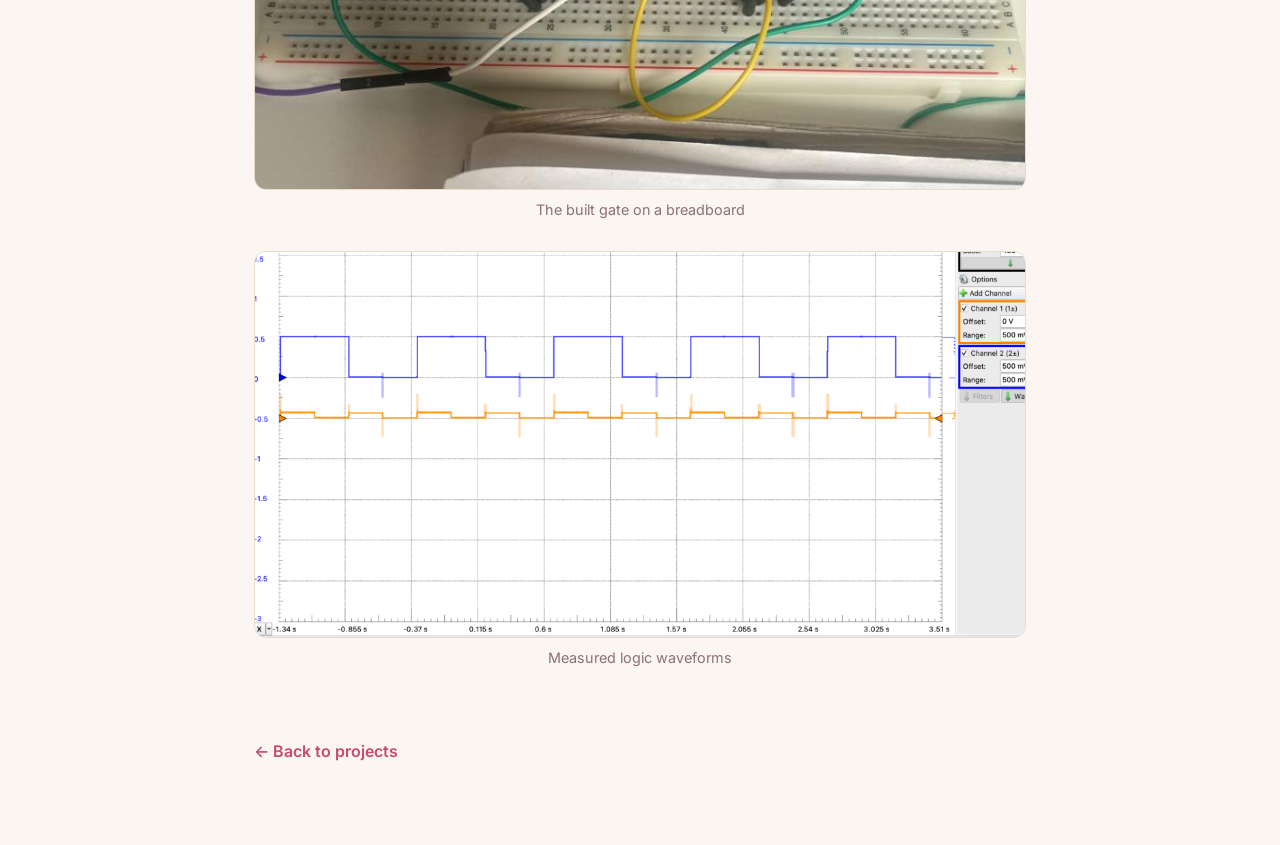
<file: case-xor.html>
<!DOCTYPE html>
<html lang="en">
<head>
  <meta charset="UTF-8" />
  <meta name="viewport" content="width=device-width, initial-scale=1.0" />
  <title>CMOS XOR Gate · Viha Tripathi</title>
  <meta name="description" content="A 12-transistor CMOS XOR gate, designed, simulated, and built from discrete PMOS and NMOS transistors." />
  <link rel="preconnect" href="https://fonts.googleapis.com" />
  <link rel="preconnect" href="https://fonts.gstatic.com" crossorigin />
  <link href="https://fonts.googleapis.com/css2?family=Fraunces:ital,opsz,wght@0,9..144,400;0,9..144,600;0,9..144,700;1,9..144,400;1,9..144,600&family=Inter:wght@400;500;600&display=swap" rel="stylesheet" />
  <link rel="stylesheet" href="styles.css" />
</head>
<body>
  <header class="nav">
    <a class="brand" href="index.html"><span class="brand-mark">VT</span><span class="brand-name">Viha Tripathi</span></a>
    <nav class="nav-links"><a href="index.html#projects">← All projects</a></nav>
  </header>
  <main class="case">
    <p class="case-kicker">Project</p>
    <h1>CMOS XOR Gate</h1>
    <p class="case-meta">Apr 2025 · Hamilton, ON</p>
    <p class="case-lead">A 12-transistor CMOS XOR gate, designed, simulated, and built from discrete PMOS and NMOS transistors.</p>
    <h2>What I did</h2>
    <ul>
      <li>Sized transistor ratios for ideal switching.</li>
      <li>Built the gate on a breadboard from discrete parts.</li>
      <li>Measured rise/fall time and propagation delay on the oscilloscope.</li>
    </ul>
    <h2>Result</h2>
    <p>Correct logic across all input combinations, despite the sizing constraints of real discrete parts.</p>
    <figure><img src="case-images/final/xor-schematic.png" alt="Schematic of the 12-transistor CMOS XOR gate" /><figcaption>Schematic of the 12-transistor gate</figcaption></figure>
    <figure><img src="case-images/final/xor-breadboard.png" alt="The built XOR gate on a breadboard" /><figcaption>The built gate on a breadboard</figcaption></figure>
    <figure><img src="case-images/final/xor-waveforms.png" alt="Measured logic waveforms" /><figcaption>Measured logic waveforms</figcaption></figure>
    <a class="case-back" href="index.html#projects">← Back to projects</a>
  </main>
</body>
</html>
</file>
<file: styles.css>
/* ============================================================
   Viha Tripathi - Portfolio
   Warm editorial theme. Fraunces serif + Inter.
   One file, no frameworks.
   ============================================================ */

:root {
  --bg: #fbf6f1;
  --bg-soft: #f7f0e8;
  --surface: #fffdf9;
  --surface-2: #f8f1e8;
  --border: #eadbca;
  --text: #433038;
  --muted: #8d6f78;
  --faint: #bda0a9;
  --accent: #c64b6e;
  --accent-soft: rgba(198, 75, 110, 0.08);
  --radius: 18px;
  --font-serif: "Fraunces", Georgia, serif;
  --font-sans: "Inter", system-ui, -apple-system, "Segoe UI", sans-serif;
}

* { margin: 0; padding: 0; box-sizing: border-box; }

html { scroll-behavior: smooth; }

body {
  background: var(--bg);
  color: var(--text);
  font-family: var(--font-sans);
  font-size: 16px;
  line-height: 1.7;
  -webkit-font-smoothing: antialiased;
  overflow-x: hidden;
}

::selection { background: var(--accent); color: #fff; }

a { color: inherit; text-decoration: none; }
em { font-family: var(--font-serif); font-style: italic; }

.container { max-width: 1060px; margin: 0 auto; padding: 0 28px; }
.section { padding: 110px 0; }

.section-title {
  font-family: var(--font-serif);
  font-weight: 600;
  font-size: clamp(2.1rem, 5vw, 3.2rem);
  letter-spacing: -0.01em;
  text-align: center;
  margin-bottom: 18px;
}

.section-lead {
  color: var(--muted);
  text-align: center;
  max-width: 560px;
  margin: 0 auto 64px;
  font-size: 1.02rem;
}

.text-link {
  font-weight: 600;
  font-size: 0.92rem;
  border-bottom: 2px solid var(--accent);
  padding-bottom: 2px;
  transition: color 0.2s ease;
  display: inline-block;
  margin-top: 6px;
}
.text-link:hover { color: var(--accent); }

/* ---------------- NAV ---------------- */
.nav {
  position: fixed;
  inset: 0 0 auto 0;
  z-index: 100;
  backdrop-filter: blur(14px);
  -webkit-backdrop-filter: blur(14px);
  background: rgba(251, 246, 241, 0.82);
  border-bottom: 1px solid transparent;
  transition: border-color 0.3s ease;
}
.nav.scrolled { border-bottom-color: var(--border); }

.nav-inner {
  max-width: 1060px;
  margin: 0 auto;
  padding: 15px 28px;
  display: flex;
  align-items: center;
  justify-content: space-between;
  gap: 20px;
}

.logo {
  font-family: var(--font-serif);
  font-weight: 700;
  font-size: 1.45rem;
  letter-spacing: -0.01em;
}
.logo-dot { color: var(--accent); }

.nav-links { display: flex; align-items: center; gap: 30px; }
.nav-links a {
  font-size: 0.9rem;
  font-weight: 500;
  color: var(--muted);
  transition: color 0.2s ease;
}
.nav-links a:hover { color: var(--text); }

.nav-social { display: flex; align-items: center; gap: 14px; }
.nav-social a {
  color: var(--muted);
  display: inline-flex;
  transition: color 0.2s ease, transform 0.2s ease;
}
.nav-social a:hover { color: var(--accent); transform: translateY(-2px); }
.nav-social svg { width: 19px; height: 19px; }

.nav-toggle {
  display: none;
  flex-direction: column;
  gap: 5px;
  background: none;
  border: none;
  cursor: pointer;
  padding: 8px;
}
.nav-toggle span { width: 22px; height: 2px; background: var(--text); border-radius: 2px; }

/* ---------------- HERO ---------------- */
.hero {
  min-height: 100svh;
  display: flex;
  align-items: center;
  justify-content: center;
  text-align: center;
  padding: 130px 28px 70px;
  position: relative;
}

.hero-inner { max-width: 760px; }

.hero-kicker {
  font-size: 0.78rem;
  font-weight: 600;
  letter-spacing: 0.28em;
  text-transform: uppercase;
  color: var(--faint);
  margin-bottom: 26px;
}

.hero h1 {
  font-family: var(--font-serif);
  font-weight: 700;
  font-size: clamp(3.4rem, 11vw, 6.8rem);
  letter-spacing: -0.02em;
  line-height: 1.02;
}
.hero h1 em { color: var(--accent); }

.trace {
  width: min(320px, 70vw);
  height: 48px;
  margin: 30px auto 6px;
  display: block;
  overflow: visible;
}
.trace-line {
  fill: none;
  stroke: var(--accent);
  stroke-width: 2;
  stroke-linecap: round;
  stroke-linejoin: round;
  stroke-dasharray: 640;
  stroke-dashoffset: 640;
  animation: trace-draw 3.2s ease forwards, trace-pulse 3s ease-in-out 3.4s infinite;
  opacity: 0.9;
}
@keyframes trace-draw { to { stroke-dashoffset: 0; } }
@keyframes trace-pulse {
  0%, 100% { opacity: 0.9; }
  50% { opacity: 0.45; }
}

.hero-sub {
  color: var(--muted);
  font-size: clamp(1rem, 2.4vw, 1.18rem);
  margin: 22px 0 38px;
  line-height: 1.8;
}

.hero-actions { display: flex; gap: 14px; justify-content: center; flex-wrap: wrap; }

.pill {
  display: inline-flex;
  align-items: center;
  justify-content: center;
  padding: 14px 34px;
  border-radius: 999px;
  font-weight: 600;
  font-size: 0.95rem;
  transition: transform 0.2s ease, box-shadow 0.2s ease, background 0.2s ease, color 0.2s ease, border-color 0.2s ease;
}
.pill-solid { background: var(--accent); color: #fff; }
.pill-solid:hover { transform: translateY(-2px); box-shadow: 0 12px 30px rgba(198, 75, 110, 0.32); }
.pill-ghost { border: 1px solid var(--border); color: var(--text); background: var(--surface); }
.pill-ghost:hover { border-color: var(--accent); color: var(--accent); transform: translateY(-2px); }
.pill-lg { padding: 16px 40px; font-size: 1.02rem; }

/* ---------------- ABOUT ---------------- */
.about-centered {
  max-width: 640px;
  margin: 0 auto;
  text-align: center;
}
.about-photo {
  width: 160px;
  margin: 0 auto 30px;
}
.about-photo img {
  width: 100%;
  aspect-ratio: 4 / 5;
  object-fit: cover;
  border-radius: 999px 999px 22px 22px;
  border: 1px solid var(--border);
  display: block;
}
.about-copy p { color: var(--muted); margin-bottom: 20px; font-size: 1.06rem; }
.about-personal { margin-top: 28px; margin-bottom: 0 !important; }
.about-personal em { color: var(--accent); font-size: 1.12rem; }

/* ---------------- PROJECTS ---------------- */
.project-list {
  max-width: 860px;
  margin: 0 auto;
  border-top: 1px solid var(--border);
}

.project {
  display: grid;
  grid-template-columns: 72px 1fr;
  gap: 26px;
  padding: 44px 0;
  border-bottom: 1px solid var(--border);
  transition: background 0.25s ease;
}
.project-num {
  font-family: var(--font-serif);
  font-style: italic;
  font-size: 1.5rem;
  color: var(--faint);
  padding-top: 6px;
}
.project-main h3 {
  font-family: var(--font-serif);
  font-weight: 600;
  font-size: clamp(1.5rem, 3.4vw, 2rem);
  letter-spacing: -0.01em;
  margin-bottom: 6px;
  transition: color 0.2s ease;
}
.project:hover .project-main h3 { color: var(--accent); }
.project-meta {
  font-size: 0.76rem;
  font-weight: 600;
  letter-spacing: 0.2em;
  text-transform: uppercase;
  color: var(--faint);
  margin-bottom: 14px;
}
.project-main > p { color: var(--muted); font-size: 0.99rem; margin-bottom: 12px; max-width: 640px; }
.project-tags { color: var(--muted); font-size: 1rem; }
.project-tags em { color: var(--accent); }

.wip-tag {
  font-family: var(--font-sans);
  font-style: normal;
  font-size: 0.68rem;
  font-weight: 600;
  letter-spacing: 0.14em;
  text-transform: uppercase;
  color: #fff;
  background: var(--accent);
  padding: 5px 14px;
  border-radius: 999px;
  vertical-align: middle;
  margin-left: 10px;
  white-space: nowrap;
}

/* ---------------- EXPERIENCE ---------------- */
.timeline {
  max-width: 720px;
  margin: 0 auto;
  display: flex;
  flex-direction: column;
}
.timeline-item {
  position: relative;
  padding: 0 0 40px 40px;
}
.timeline-item::before {
  content: "";
  position: absolute;
  left: 8px;
  top: 26px;
  bottom: -6px;
  width: 2px;
  background: var(--border);
}
.timeline-item:last-child::before { display: none; }
.timeline-dot {
  position: absolute;
  left: 0;
  top: 8px;
  width: 18px;
  height: 18px;
  border-radius: 50%;
  border: 2px solid var(--accent);
  background: var(--bg);
}
.timeline-card {
  background: var(--surface);
  border: 1px solid var(--border);
  border-radius: var(--radius);
  padding: 28px 30px;
  box-shadow: 0 2px 14px rgba(67, 48, 56, 0.05);
  transition: border-color 0.25s ease, transform 0.25s ease, box-shadow 0.25s ease;
}
.timeline-card:hover { border-color: var(--accent); transform: translateX(4px); box-shadow: 0 10px 28px rgba(198, 75, 110, 0.1); }
.timeline-date {
  font-size: 0.74rem;
  font-weight: 600;
  letter-spacing: 0.2em;
  text-transform: uppercase;
  color: var(--accent);
}
.timeline-card h3 {
  font-family: var(--font-serif);
  font-weight: 600;
  font-size: 1.45rem;
  margin: 8px 0 2px;
  letter-spacing: -0.01em;
}
.timeline-org { color: var(--muted); margin-bottom: 14px; }
.timeline-card ul { list-style: none; display: flex; flex-direction: column; gap: 9px; }
.timeline-card li {
  color: var(--muted);
  font-size: 0.93rem;
  padding-left: 20px;
  position: relative;
}
.timeline-card li::before {
  content: "-";
  position: absolute;
  left: 0;
  color: var(--accent);
}

.subsection-title {
  font-family: var(--font-serif);
  font-weight: 600;
  font-size: clamp(1.6rem, 3.6vw, 2.2rem);
  text-align: center;
  margin: 84px 0 40px;
}

.beyond-list {
  max-width: 640px;
  margin: 0 auto;
  border-top: 1px solid var(--border);
}
.beyond-row {
  padding: 26px 6px;
  border-bottom: 1px solid var(--border);
}
.beyond-role {
  display: block;
  font-family: var(--font-serif);
  font-weight: 600;
  font-size: clamp(1.4rem, 3.4vw, 1.8rem);
  letter-spacing: -0.01em;
  margin-bottom: 6px;
}
.beyond-where {
  display: block;
  color: var(--muted);
  font-size: 0.98rem;
}

/* ---------------- CONTACT ---------------- */
.contact-inner { text-align: center; max-width: 640px; }
.contact-big {
  font-family: var(--font-serif);
  font-weight: 700;
  font-size: clamp(2.4rem, 7vw, 4.2rem);
  letter-spacing: -0.02em;
  line-height: 1.08;
  margin-bottom: 18px;
}
.contact-big em { color: var(--accent); }
.contact-inner .section-lead { margin-bottom: 36px; }
.contact-actions { margin-bottom: 30px; }
.contact-row {
  display: flex;
  align-items: center;
  justify-content: center;
  gap: 26px;
  flex-wrap: wrap;
}
.contact-phone { color: var(--faint); font-size: 0.92rem; }

/* ---------------- FOOTER ---------------- */
.footer {
  border-top: 1px solid var(--border);
  padding: 30px 0;
}
.footer-inner {
  display: flex;
  justify-content: space-between;
  align-items: center;
  gap: 14px;
  flex-wrap: wrap;
  color: var(--faint);
  font-size: 0.85rem;
}
.footer-inner a { color: var(--muted); transition: color 0.2s ease; }
.footer-inner a:hover { color: var(--accent); }

/* ---------------- REVEAL ---------------- */
.reveal {
  opacity: 0;
  transform: translateY(24px);
  transition: opacity 0.7s ease, transform 0.7s ease;
}
.reveal.visible { opacity: 1; transform: none; }
@media (prefers-reduced-motion: reduce) {
  .reveal { opacity: 1; transform: none; transition: none; }
  .trace-line { animation: none; stroke-dashoffset: 0; }
  html { scroll-behavior: auto; }
}

/* ---------------- RESPONSIVE ---------------- */
@media (max-width: 860px) {
  .section { padding: 84px 0; }
}

@media (max-width: 700px) {
  .nav-links {
    position: fixed;
    top: 62px; right: 0; left: 0;
    flex-direction: column;
    background: rgba(251, 246, 241, 0.97);
    border-bottom: 1px solid var(--border);
    padding: 26px;
    gap: 22px;
    display: none;
  }
  .nav-links.open { display: flex; }
  .nav-toggle { display: flex; }
  .nav-social { display: none; }
  .project { grid-template-columns: 1fr; gap: 8px; padding: 36px 0; }
  .project-num { padding-top: 0; }
}

/* Case study pages */
.case { max-width: 820px; margin: 0 auto; padding: 120px 24px 80px; }
.case-kicker { font-size: 0.8rem; letter-spacing: 0.14em; text-transform: uppercase; color: var(--faint); font-weight: 600; }
.case h1 { font-family: var(--font-serif); font-size: 2.6rem; line-height: 1.15; margin: 12px 0 6px; }
.case-meta { color: var(--muted); margin-bottom: 28px; }
.case-lead { font-size: 1.15rem; line-height: 1.7; }
.case h2 { font-family: var(--font-serif); font-size: 1.45rem; margin: 36px 0 10px; }
.case ul { line-height: 1.9; padding-left: 20px; }
.case figure { margin: 28px 0; }
.case figure img { width: 100%; height: auto; display: block; border-radius: 12px; border: 1px solid var(--border); background: var(--surface); }
.case figcaption { text-align: center; color: var(--muted); font-size: 0.9rem; margin-top: 8px; }
.case-back { display: inline-block; margin-top: 40px; font-weight: 600; color: var(--accent); }
</file>
